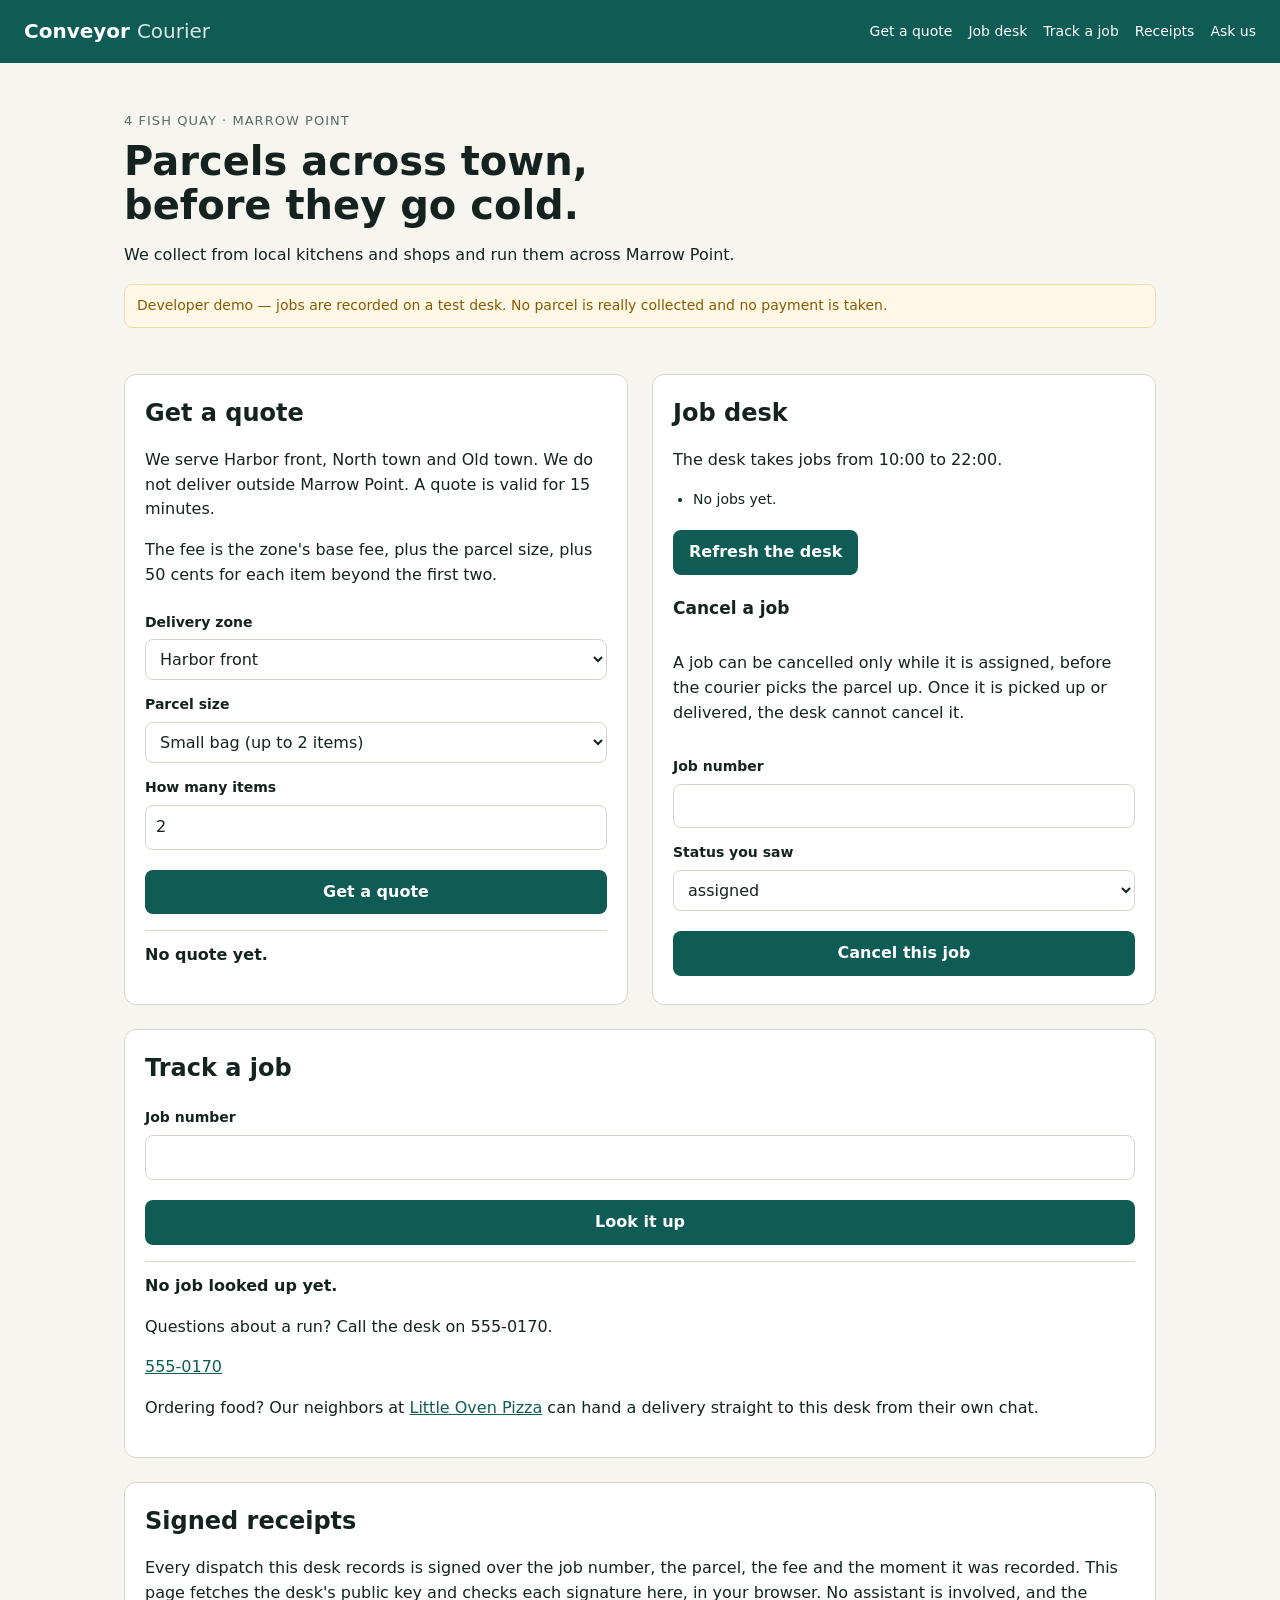
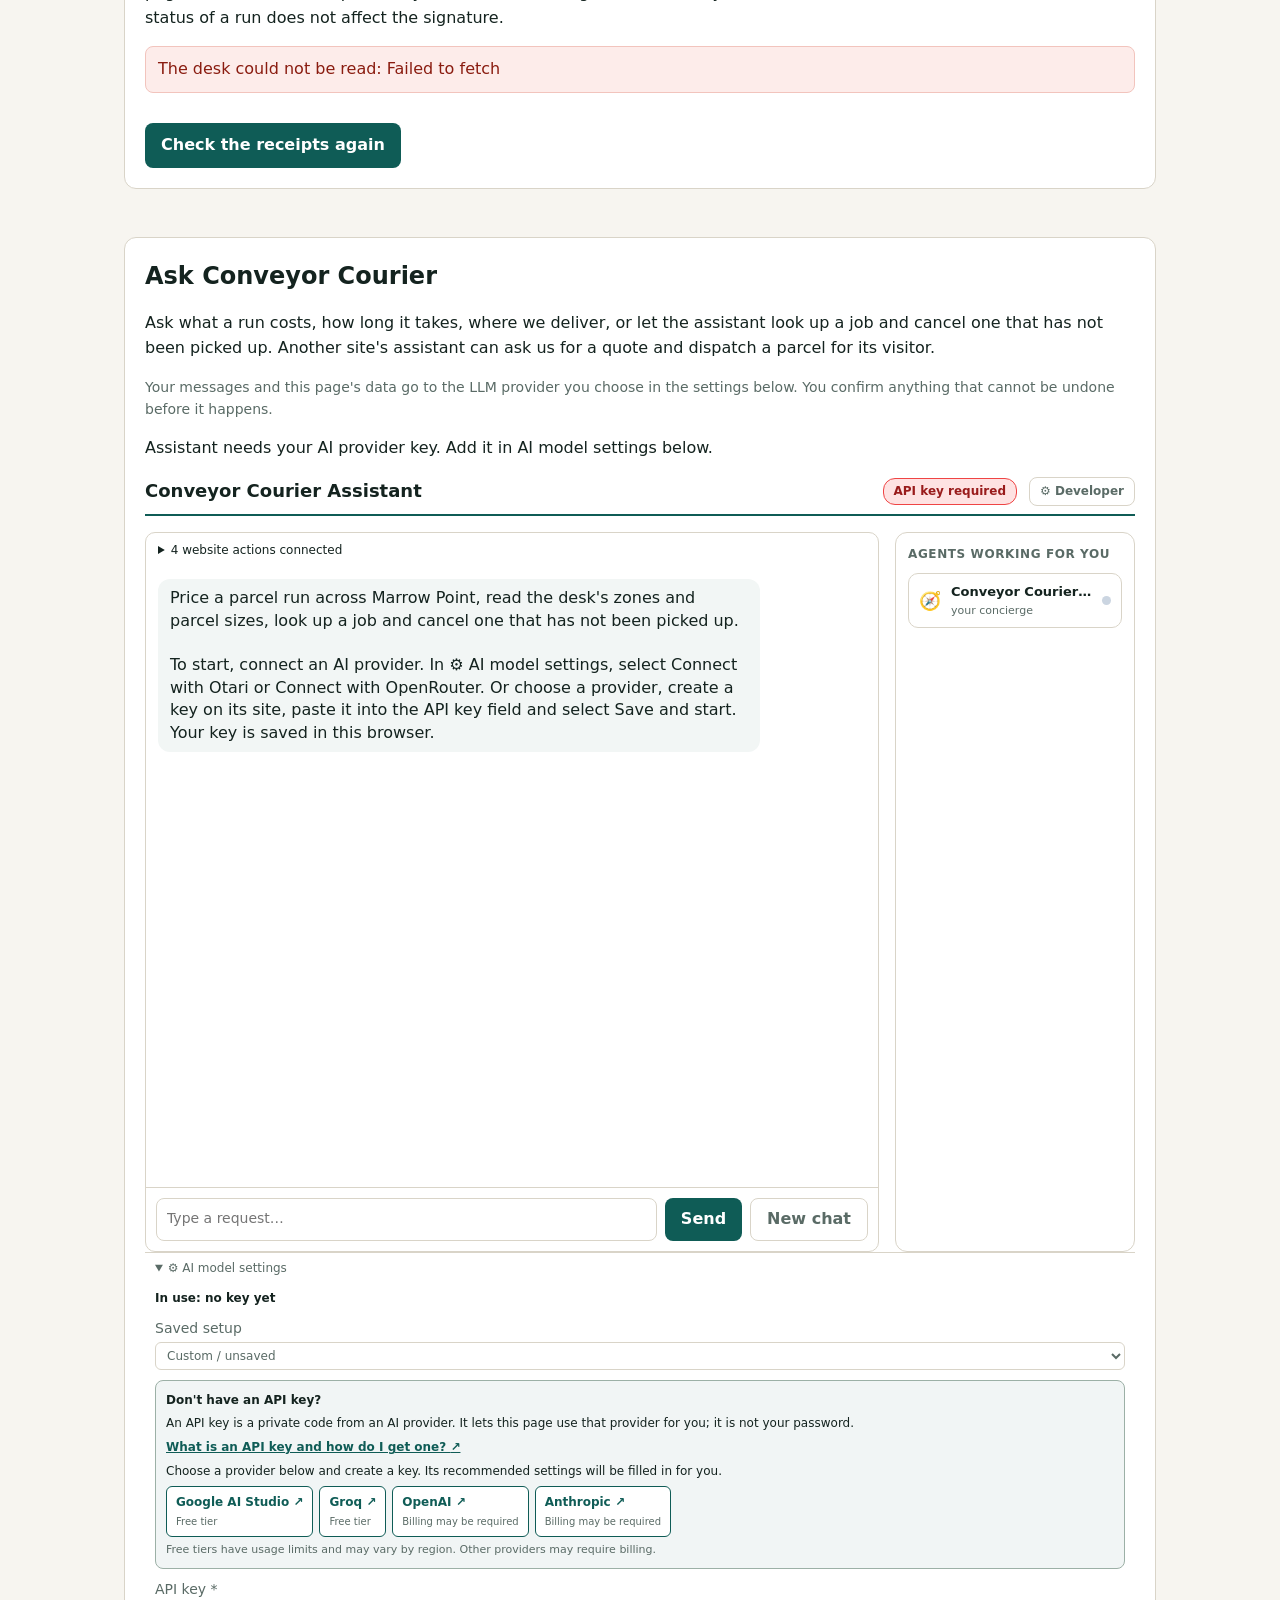
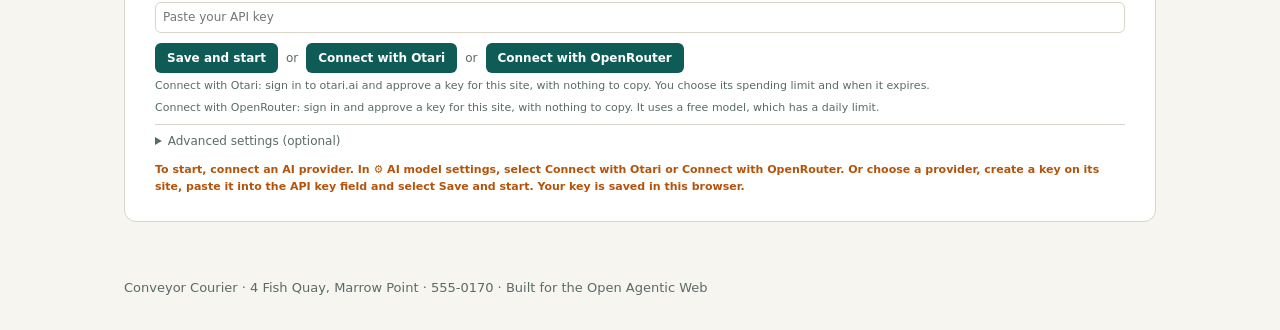
<file: courier-site/index.html>
<!doctype html>
<html lang="en">
  <head>
    <meta charset="utf-8">
    <meta name="viewport" content="width=device-width, initial-scale=1">
    <meta name="description" content="Conveyor Courier in Marrow Point: same-day parcel runs between local businesses, with quotes, a job desk, status lookup and an assistant.">
    <title>Conveyor Courier · Marrow Point</title>
    <link rel="stylesheet" href="styles.css">
    <link rel="stylesheet" href="receipt-ledger.css">
    <script type="module" src="script.js"></script>
    <script type="module" src="site.js"></script>
    <script type="module" src="receipt-page.js"></script>
  </head>
  <body>
    <header>
      <a class="brand" href="#">Conveyor <span>Courier</span></a>
      <nav aria-label="Main navigation"><a href="#quote">Get a quote</a><a href="#jobs">Job desk</a><a href="#lookup">Track a job</a><a href="#receipts">Receipts</a><a href="#assistant">Ask us</a></nav>
    </header>
    <main>
      <section class="intro" aria-labelledby="welcome">
        <p class="eyebrow">4 Fish Quay · Marrow Point</p>
        <h1 id="welcome">Parcels across town,<br>before they go cold.</h1>
        <p>We collect from local kitchens and shops and run them across Marrow Point.</p>
        <p id="demo-note" class="demo-note">Developer demo — jobs are recorded on a test desk. No parcel is really collected and no payment is taken.</p>
      </section>

      <div class="ordering-layout">
        <section id="quote" aria-labelledby="quote-heading">
          <h2 id="quote-heading">Get a quote</h2>
          <p id="service-note">We serve Harbor front, North town and Old town. We do not deliver outside Marrow Point. A quote is valid for 15 minutes.</p>
          <p id="fee-note">The fee is the zone's base fee, plus the parcel size, plus 50 cents for each item beyond the first two.</p>
          <form id="quote-form">
            <label for="drop-zone">Delivery zone</label>
            <select id="drop-zone" name="dropZone">
              <option value="harbor">Harbor front</option>
              <option value="north">North town</option>
              <option value="old_town">Old town</option>
              <option value="outside">Outside Marrow Point</option>
            </select>
            <label for="parcel-size">Parcel size</label>
            <select id="parcel-size" name="parcelSize">
              <option value="small">Small bag (up to 2 items)</option>
              <option value="medium">Medium box (up to 6 items)</option>
              <option value="large">Large crate (up to 12 items)</option>
            </select>
            <label for="item-count">How many items</label>
            <input id="item-count" name="itemCount" type="number" min="1" max="12" value="2">
            <button id="get-quote" type="submit">Get a quote</button>
          </form>
          <p id="quote-result" class="total" role="status">No quote yet.</p>
          <noscript>Please enable JavaScript to get a quote and use the job desk.</noscript>
        </section>

        <section id="jobs" class="cart" aria-labelledby="jobs-heading">
          <h2 id="jobs-heading">Job desk</h2>
          <p id="desk-hours">The desk takes jobs from 10:00 to 22:00.</p>
          <p id="desk-status" role="status"></p>
          <ul id="jobs-list" class="cart-items"><li>No jobs yet.</li></ul>
          <button id="refresh-jobs" type="button">Refresh the desk</button>
          <form id="cancel-form">
            <h3>Cancel a job</h3>
            <p id="cancel-rule">A job can be cancelled only while it is assigned, before the courier picks the parcel up. Once it is picked up or delivered, the desk cannot cancel it.</p>
            <label for="cancel-job-id">Job number</label>
            <input id="cancel-job-id" name="jobId" maxlength="60" autocomplete="off">
            <label for="cancel-status">Status you saw</label>
            <select id="cancel-status" name="expectedStatus">
              <option value="assigned">assigned</option>
              <option value="picked_up">picked_up</option>
              <option value="delivered">delivered</option>
              <option value="cancelled">cancelled</option>
            </select>
            <button id="cancel-job" type="submit">Cancel this job</button>
          </form>
        </section>
      </div>

      <section id="lookup" class="visit" aria-labelledby="lookup-heading">
        <h2 id="lookup-heading">Track a job</h2>
        <form id="lookup-form">
          <label for="lookup-job-id">Job number</label>
          <input id="lookup-job-id" name="jobId" maxlength="60" autocomplete="off">
          <button id="lookup-job" type="submit">Look it up</button>
        </form>
        <p id="job-result" class="total" role="status">No job looked up yet.</p>
        <p id="desk-error" class="demo-note" role="alert" hidden></p>
        <p id="contact-note">Questions about a run? Call the desk on 555-0170.</p>
        <p><a id="courier-contact" href="tel:555-0170">555-0170</a></p>
        <p id="partner-note">Ordering food? Our neighbors at
          <a id="pizza-link" href="http://127.0.0.1:8084/">Little Oven Pizza</a>
          can hand a delivery straight to this desk from their own chat.</p>
      </section>

      <section id="receipts" class="visit" aria-labelledby="receipts-heading">
        <h2 id="receipts-heading">Signed receipts</h2>
        <p id="receipts-note">Every dispatch this desk records is signed over the job number, the parcel, the fee and the moment it was recorded. This page fetches the desk's public key and checks each signature here, in your browser. No assistant is involved, and the status of a run does not affect the signature.</p>
        <div id="receipts-ledger"></div>
        <button id="refresh-receipts" type="button">Check the receipts again</button>
      </section>

      <section id="assistant" class="assistant" aria-labelledby="assistant-heading">
        <h2 id="assistant-heading">Ask Conveyor Courier</h2>
        <p>Ask what a run costs, how long it takes, where we deliver, or let the assistant look up a job and cancel one that has not been picked up. Another site's assistant can ask us for a quote and dispatch a parcel for its visitor.</p>
        <p class="assistant-note">Your messages and this page's data go to the LLM provider you choose in the settings below. You confirm anything that cannot be undone before it happens.</p>
        <p id="assistant-status" role="status">Connecting the assistant… If this message stays, the assistant could not load. You can still use the page directly.</p>
        <div id="agent-app">
          <div data-ns-slot="header"></div>
          <div class="assistant-panels">
            <div data-ns-slot="chat"></div>
            <div data-ns-slot="agents"></div>
          </div>
          <div data-ns-slot="settings"></div>
        </div>
      </section>
    </main>
    <footer>Conveyor Courier · 4 Fish Quay, Marrow Point · 555-0170 · Built for the Open Agentic Web</footer>
  </body>
</html>
</file>
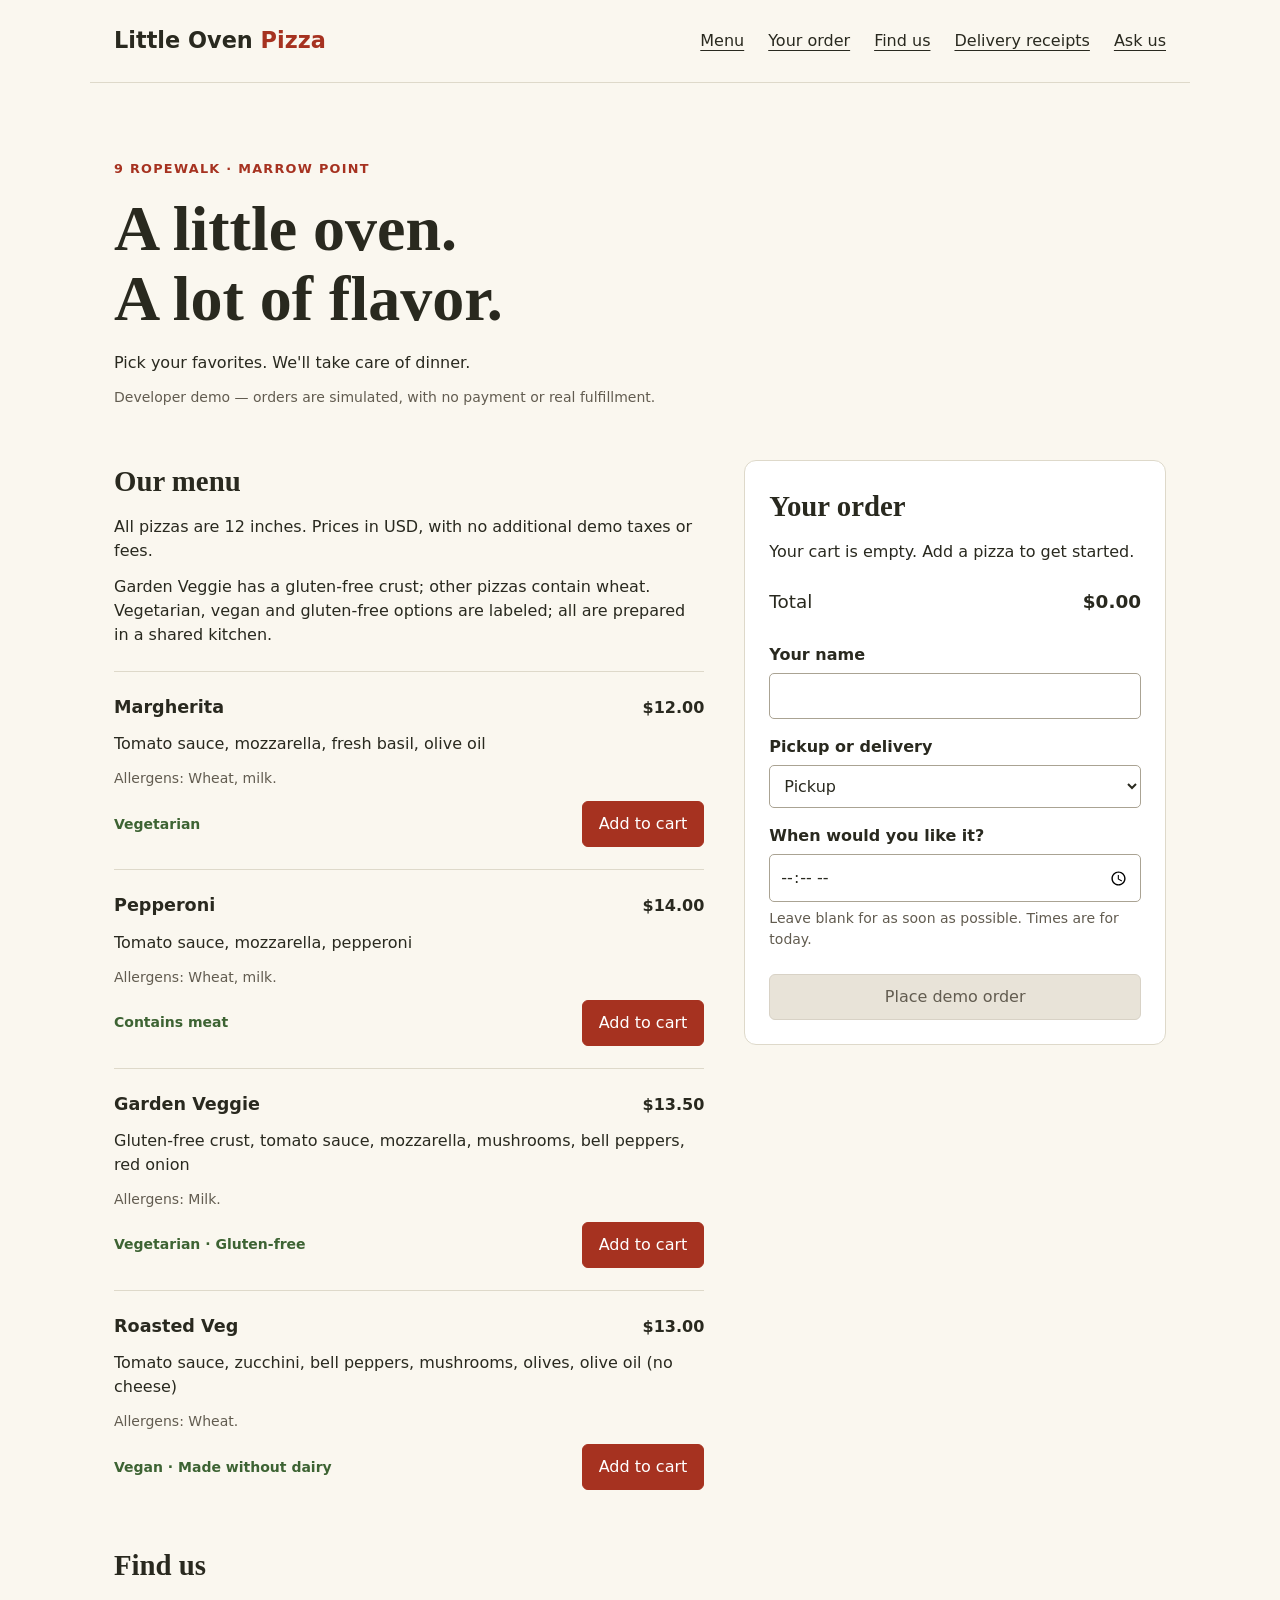
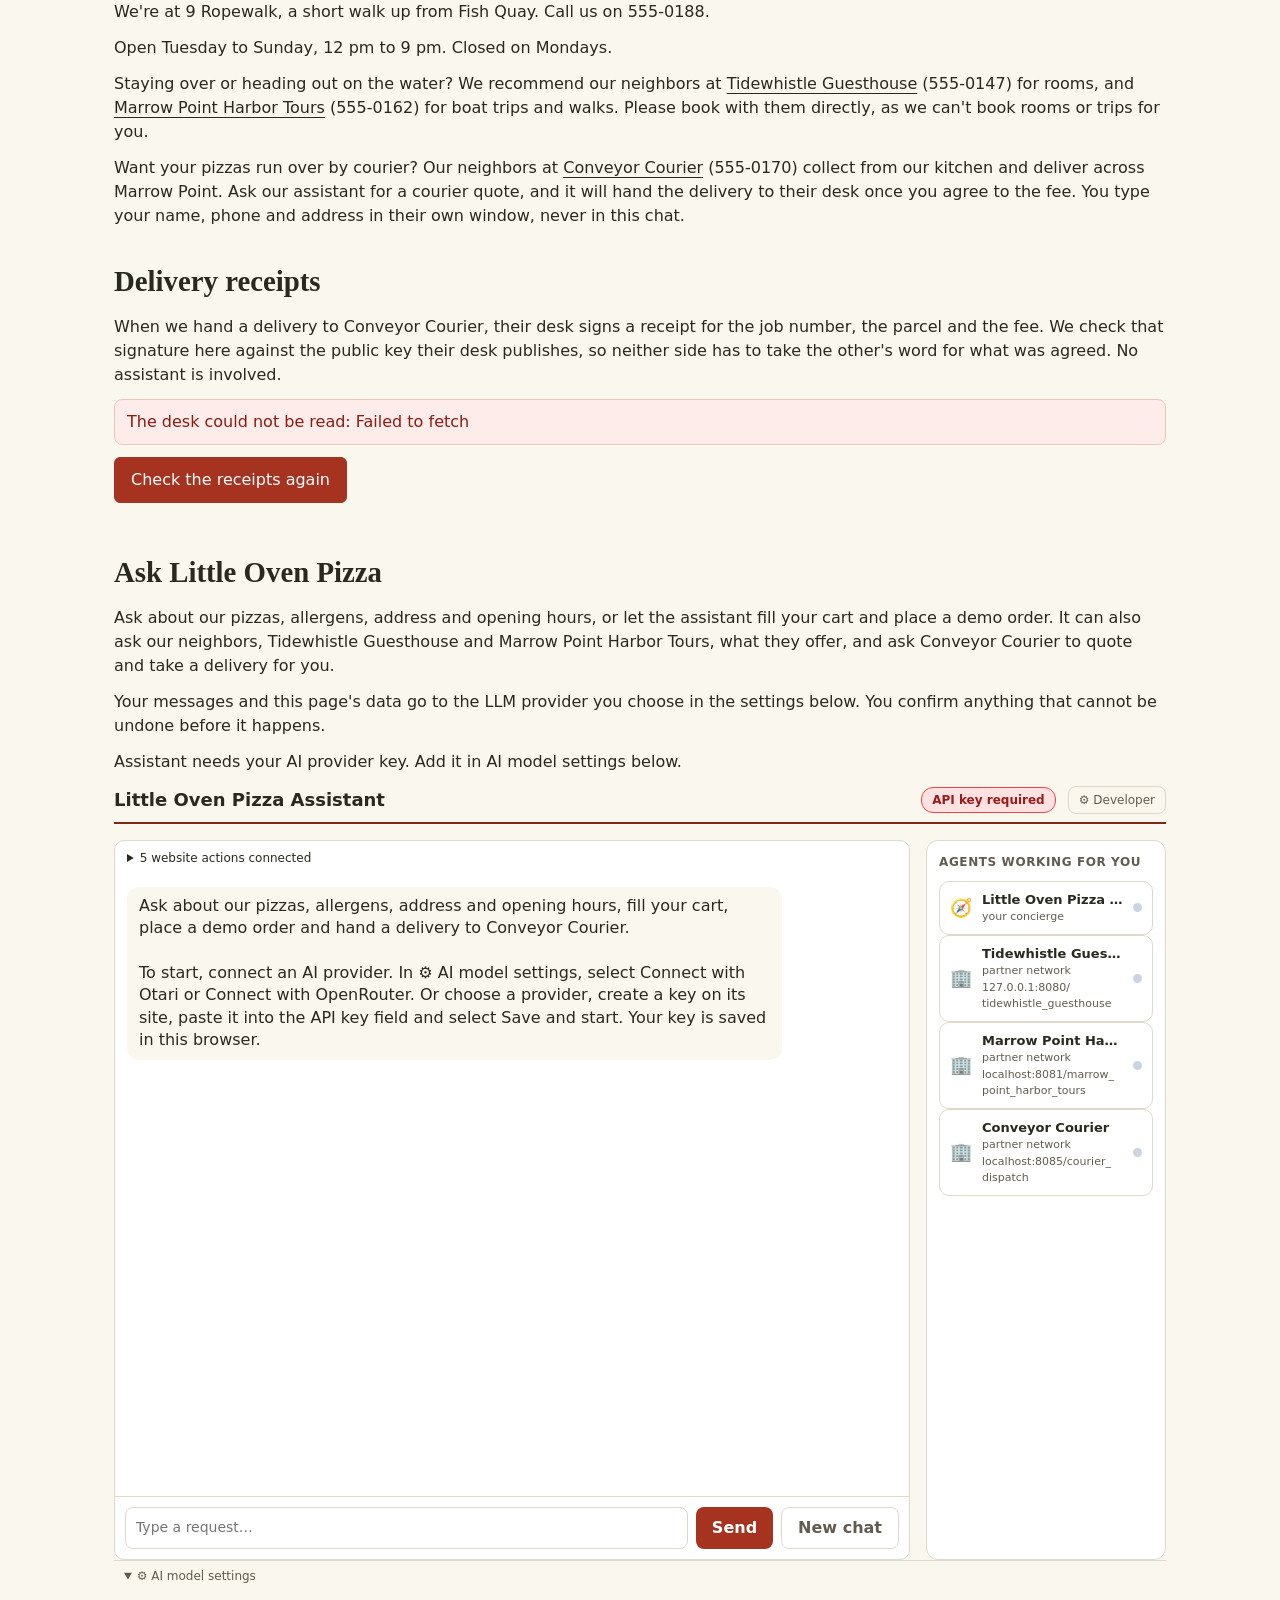
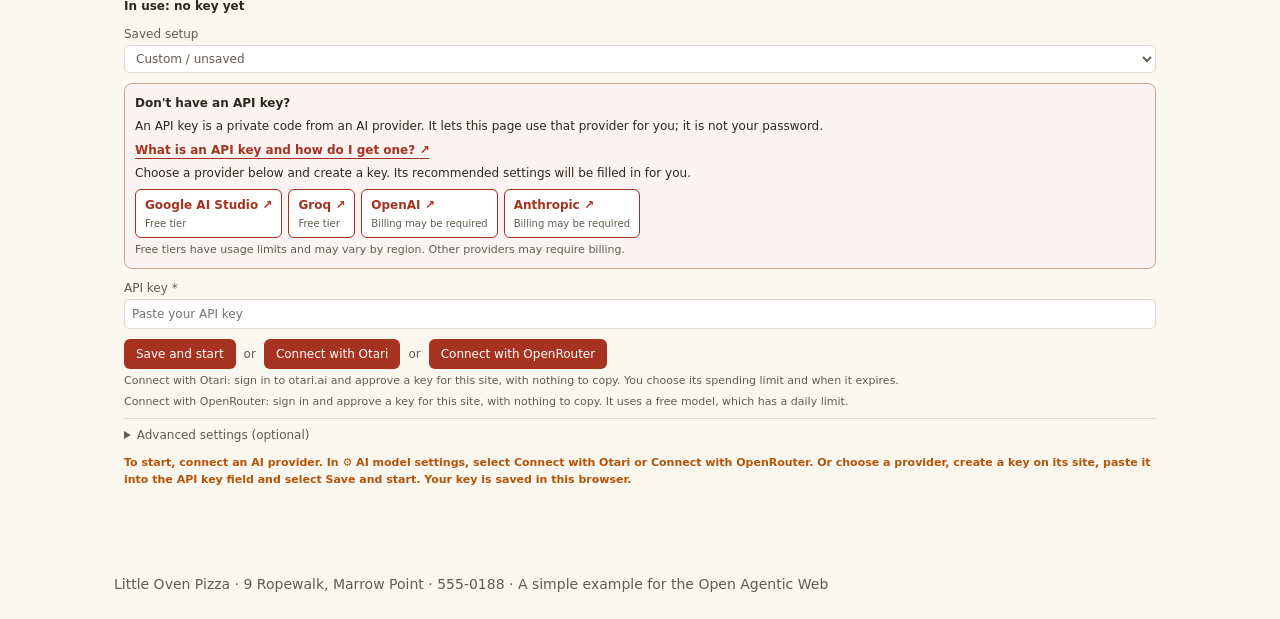
<file: pizza-site/index.html>
<!doctype html>
<html lang="en">
  <head>
    <meta charset="utf-8">
    <meta name="viewport" content="width=device-width, initial-scale=1">
    <meta name="description" content="Little Oven Pizza in Marrow Point: pizzas for pickup or delivery, with the menu, opening hours, a demo checkout and an assistant.">
    <title>Little Oven Pizza · Marrow Point</title>
    <link rel="stylesheet" href="styles.css">
    <link rel="stylesheet" href="receipt-ledger.css">
    <script type="module" src="script.js"></script>
    <script type="module" src="site.js"></script>
    <script type="module" src="receipt-page.js"></script>
  </head>
  <body>
    <header>
      <a class="brand" href="#">Little Oven <span>Pizza</span></a>
      <nav aria-label="Main navigation"><a href="#menu">Menu</a><a href="#cart">Your order</a><a href="#visit">Find us</a><a href="#receipts">Delivery receipts</a><a href="#assistant">Ask us</a></nav>
    </header>
    <main>
      <section class="intro" aria-labelledby="welcome">
        <p class="eyebrow">9 Ropewalk · Marrow Point</p>
        <h1 id="welcome">A little oven.<br>A lot of flavor.</h1>
        <p>Pick your favorites. We'll take care of dinner.</p>
        <p id="demo-note" class="demo-note">Developer demo — orders are simulated, with no payment or real fulfillment.</p>
      </section>
      <div class="ordering-layout">
        <section id="menu" aria-labelledby="menu-heading">
          <h2 id="menu-heading">Our menu</h2>
          <p id="menu-note">All pizzas are 12 inches. Prices in USD, with no additional demo taxes or fees.</p>
          <p id="kitchen-note">Garden Veggie has a gluten-free crust; other pizzas contain wheat. Vegetarian, vegan and gluten-free options are labeled; all are prepared in a shared kitchen.</p>
          <div id="menu-items" class="menu-items"></div>
          <noscript>Please enable JavaScript to view the menu and place a demo order.</noscript>
        </section>
        <section id="cart" class="cart" aria-labelledby="cart-heading">
          <h2 id="cart-heading">Your order</h2>
          <p id="empty-cart">Your cart is empty. Add a pizza to get started.</p>
          <ul id="cart-items" class="cart-items"></ul>
          <p class="total">Total <strong id="cart-total">$0.00</strong></p>
          <form id="checkout-form">
            <label for="customer-name">Your name</label>
            <input id="customer-name" name="customerName" autocomplete="name" required maxlength="80">
            <label for="fulfillment">Pickup or delivery</label>
            <select id="fulfillment" name="fulfillment">
              <option value="pickup">Pickup</option>
              <option id="delivery-option" value="delivery">Delivery (free in this demo)</option>
            </select>
            <div id="delivery-fields" hidden>
              <label for="address">Delivery address</label>
              <textarea id="address" name="address" autocomplete="street-address" rows="3" maxlength="300" disabled></textarea>
            </div>
            <label for="order-time">When would you like it?</label>
            <input id="order-time" name="orderTime" type="time">
            <small id="order-time-note">Leave blank for as soon as possible. Times are for today.</small>
            <button id="place-order" type="submit" disabled>Place demo order</button>
          </form>
        </section>
      </div>
      <p id="cart-status" class="visually-hidden" role="status"></p>
      <section id="confirmation" class="confirmation" aria-labelledby="confirmation-heading" tabindex="-1" hidden>
        <p class="eyebrow">Thanks for stopping by</p>
        <h2 id="confirmation-heading">Demo order received!</h2>
        <p id="order-summary"></p>
        <ul id="order-items"></ul>
        <p id="order-total"></p>
        <p>This confirmation is simulated. Refreshing the page clears it.</p>
      </section>
      <section id="delivery-mandate" class="confirmation" aria-live="polite" hidden></section>
      <section id="visit" class="visit" aria-labelledby="visit-heading">
        <h2 id="visit-heading">Find us</h2>
        <p id="visit-note">We're at 9 Ropewalk, a short walk up from Fish Quay. Call us on 555-0188.</p>
        <p id="opening-hours">Open Tuesday to Sunday, 12 pm to 9 pm. Closed on Mondays.</p>
        <p id="around-note">Staying over or heading out on the water? We recommend our neighbors at
          <a href="https://tidewhistle.example.com/">Tidewhistle Guesthouse</a> (555-0147) for rooms, and
          <a href="https://harbortours.example.com/">Marrow Point Harbor Tours</a> (555-0162) for boat trips and walks.
          Please book with them directly, as we can't book rooms or trips for you.</p>
        <p id="courier-note">Want your pizzas run over by courier? Our neighbors at
          <a href="http://localhost:8085/">Conveyor Courier</a> (555-0170) collect from our kitchen and deliver across Marrow Point.
          Ask our assistant for a courier quote, and it will hand the delivery to their desk once you agree to the fee. You type your name, phone and address in their own window, never in this chat.</p>
      </section>
      <section id="receipts" class="visit" aria-labelledby="receipts-heading">
        <h2 id="receipts-heading">Delivery receipts</h2>
        <p id="receipts-note">When we hand a delivery to Conveyor Courier, their desk signs a receipt for the job number, the parcel and the fee. We check that signature here against the public key their desk publishes, so neither side has to take the other's word for what was agreed. No assistant is involved.</p>
        <div id="receipts-ledger"></div>
        <button id="refresh-receipts" type="button">Check the receipts again</button>
      </section>
      <section id="assistant" class="assistant" aria-labelledby="assistant-heading">
        <h2 id="assistant-heading">Ask Little Oven Pizza</h2>
        <p>Ask about our pizzas, allergens, address and opening hours, or let the assistant fill your cart and place a demo order. It can also ask our neighbors, Tidewhistle Guesthouse and Marrow Point Harbor Tours, what they offer, and ask Conveyor Courier to quote and take a delivery for you.</p>
        <p class="assistant-note">Your messages and this page's data go to the LLM provider you choose in the settings below. You confirm anything that cannot be undone before it happens.</p>
        <p id="assistant-status" role="status">Connecting the assistant… If this message stays, the assistant could not load. You can still use the page directly.</p>
        <div id="agent-app">
          <div data-ns-slot="header"></div>
          <div class="assistant-panels">
            <div data-ns-slot="chat"></div>
            <div data-ns-slot="agents"></div>
          </div>
          <div data-ns-slot="settings"></div>
        </div>
      </section>
    </main>
    <footer>Little Oven Pizza · 9 Ropewalk, Marrow Point · 555-0188 · A simple example for the Open Agentic Web</footer>
  </body>
</html>
</file>
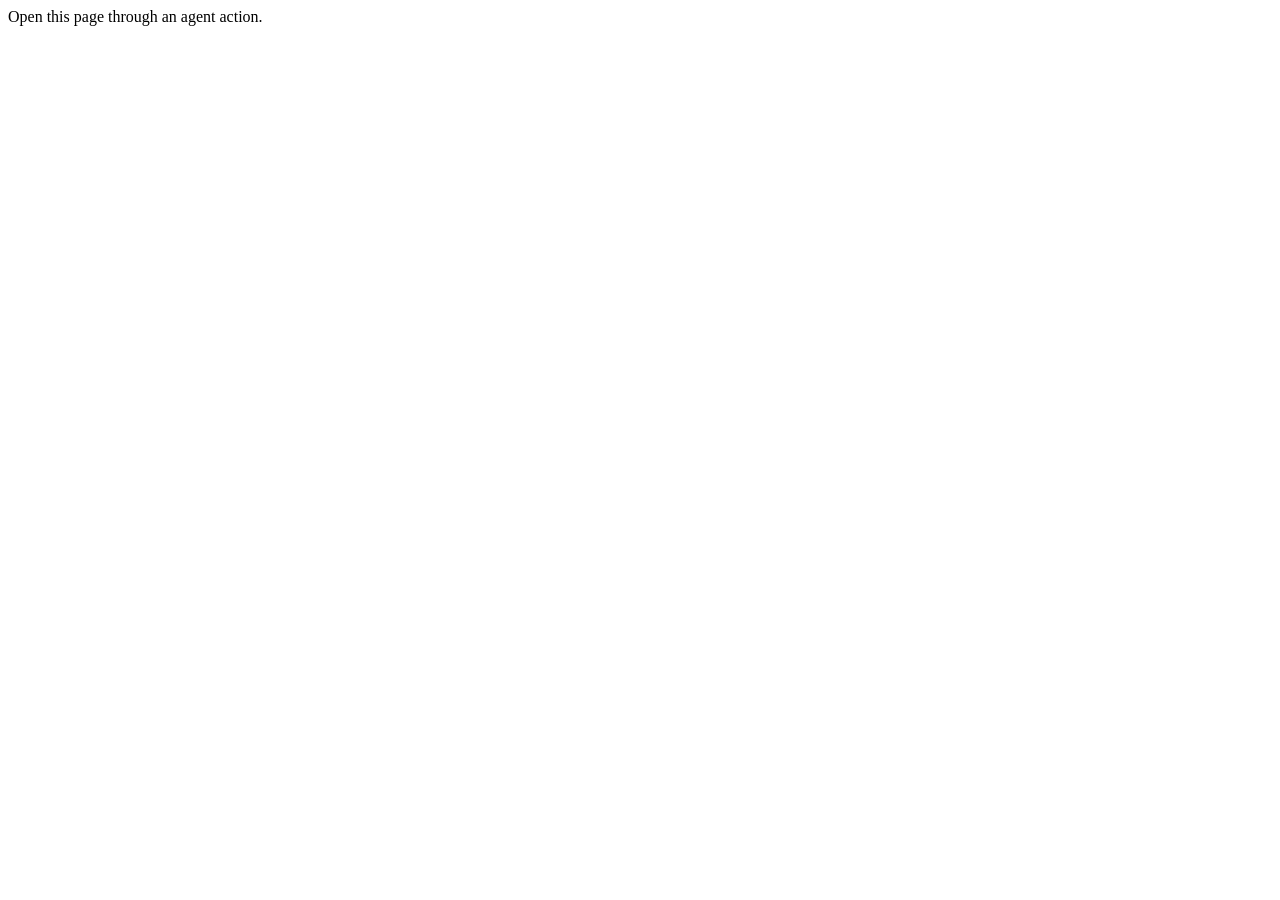
<file: courier-site/bridge/action-bridge.html>
<!doctype html>
<!--
  Action bridge, copied here by build_network.mjs. Do not edit it.
  Other agent sites load this page in a hidden frame before they run this site's network.
  It reads agent-manifest.json in this folder. That manifest names bridge-actions.js when
  this folder has it, and the page then shares the actions it registers with the callers
  they list. Otherwise it shares no actions and loads none of the site's own code.
  Do not block framing for this folder.
-->
<html lang="en">
  <head>
    <meta charset="utf-8">
    <meta name="robots" content="noindex">
    <title>Action bridge</title>
    <script type="module" src="../runtime/action-bridge.js"></script>
  </head>
  <body></body>
</html>
</file>
<file: courier-site/styles.css>
/* Conveyor Courier's own page styles, with the agentify-website assistant layout appended. */
:root {
  --ink: #14231f;
  --paper: #f7f5f0;
  --card: #ffffff;
  --line: #d9d4c8;
  --brand: #0f5c56;
  --muted: #5a6b66;
}

* { box-sizing: border-box; }

body {
  margin: 0;
  font-family: system-ui, sans-serif;
  color: var(--ink);
  background: var(--paper);
  line-height: 1.55;
}

header {
  display: flex;
  flex-wrap: wrap;
  align-items: center;
  justify-content: space-between;
  gap: 12px;
  padding: 16px 24px;
  background: var(--brand);
  color: #fff;
}

.brand { color: #fff; font-size: 20px; font-weight: 700; text-decoration: none; }
.brand span { font-weight: 400; opacity: 0.85; }
header nav { display: flex; flex-wrap: wrap; gap: 16px; }
header nav a { color: #fff; text-decoration: none; font-size: 14px; }
header nav a:hover { text-decoration: underline; }

main { max-width: 1080px; margin: 0 auto; padding: 24px; }

.intro { padding: 24px 0 8px; }
.eyebrow { margin: 0; color: var(--muted); font-size: 13px; letter-spacing: 0.08em; text-transform: uppercase; }
h1 { margin: 8px 0; font-size: 40px; line-height: 1.1; }
h2 { margin: 0 0 12px; font-size: 24px; }
h3 { margin: 20px 0 8px; font-size: 17px; }

.demo-note { color: #8a5a00; background: #fff8e6; border: 1px solid #f0dca8; border-radius: 8px; padding: 10px 12px; font-size: 14px; }

.ordering-layout { display: grid; grid-template-columns: minmax(0, 1fr) minmax(0, 1fr); gap: 24px; margin-top: 24px; }

section { background: var(--card); border: 1px solid var(--line); border-radius: 12px; padding: 20px; }
section.intro { background: transparent; border: 0; padding: 24px 0 8px; }

form { display: grid; gap: 6px; }
label { margin-top: 8px; font-weight: 600; font-size: 14px; }
input, select, textarea { width: 100%; padding: 9px 10px; border: 1px solid var(--line); border-radius: 8px; font: inherit; background: #fff; color: inherit; }
button { margin-top: 14px; padding: 10px 16px; border: 0; border-radius: 8px; background: var(--brand); color: #fff; font: inherit; font-weight: 600; cursor: pointer; }
button:hover { filter: brightness(1.1); }
button:disabled { opacity: 0.5; cursor: not-allowed; }

.total { margin-top: 16px; padding-top: 12px; border-top: 1px solid var(--line); font-weight: 600; }
.cart-items { margin: 12px 0 0; padding-left: 20px; }
.cart-items li { margin-bottom: 6px; font-size: 14px; }

.visit { margin-top: 24px; }
.visit a { color: var(--brand); }

.visually-hidden { position: absolute; width: 1px; height: 1px; overflow: hidden; clip: rect(0 0 0 0); white-space: nowrap; }

footer { max-width: 1080px; margin: 0 auto; padding: 32px 24px; color: var(--muted); font-size: 13px; }

@media (max-width: 760px) {
  .ordering-layout { grid-template-columns: 1fr; }
  h1 { font-size: 32px; }
}

/* Assistant layout, from the agentify-website skill, in the site's colors. */
.assistant { margin-top: 48px; }

/* The runtime reads these variables for its chat, settings and agent panels.
   White text sits on --ns-primary and --ns-accent, so both stay dark enough. */
#agent-app {
  --ns-font: system-ui, sans-serif;
  --ns-bg: #ffffff;
  --ns-fg: #14231f;
  --ns-primary: #0f5c56;
  --ns-accent: #0f5c56;
  --ns-border: #d9d4c8;
  --ns-panelbg: #ffffff;
  --ns-msgbg: #f2f6f5;
  --ns-muted: #5a6b66;
}

.assistant-note { color: var(--muted); font-size: 14px; }

.assistant-panels {
  display: grid;
  grid-template-columns: minmax(0, 1fr) 240px;
  gap: 16px;
  margin-top: 16px;
}

/* Set the height once the runtime has mounted the chat, so a failed load leaves no
   empty box. */
#agent-app.ns-composed-app [data-ns-slot="chat"] { height: 720px; }
/* The runtime gives the chat no background of its own. */
#agent-app .ns-chat { background: var(--ns-bg); }

/* Site-wide form rules often stretch the runtime's own controls. Undo them here. */
#agent-app input[type="checkbox"],
#agent-app input[type="radio"] { width: auto; }
#agent-app .ns-header { flex-wrap: wrap; }
#agent-app .ns-settings-body label { margin: 4px 0; font-weight: 400; }
#agent-app .ns-w-label { font-family: inherit; }
#agent-app .ns-widget label { margin: 0; }
#agent-app .ns-w-radio label,
#agent-app .ns-w-multi label,
#agent-app .ns-w-toggle { font-weight: 400; }
#agent-app .ns-w-toggle { font-size: 13px; }
/* The runtime spaces its buttons with gap. */
#agent-app button { margin: 0; }
#agent-app .ns-w-choice { color: var(--ns-fg); }
#agent-app .ns-devtoggle:not(.on):hover,
#agent-app .ns-modal-close:hover { background: transparent; }
#agent-app .ns-w-choice:disabled:hover { background: #fafbfc; }
#agent-app .ns-consent { background: #fffbeb; }
#agent-app .ns-msgs:has(.ns-consent-actions) > .ns-turn-status { display: none; }
#agent-app .ns-msg { overflow-wrap: break-word; }
#agent-app .ns-consent-actions { flex-wrap: wrap; }
#agent-app .ns-consent-actions button { white-space: nowrap; }

/* site.js and the runtime add their confirmation dialogs to <body>, outside #agent-app. */
body > dialog h2 { margin: 0 0 12px; font: 700 1.25em system-ui, sans-serif; }
body > dialog button { margin-right: 8px; }
.assistant-review { max-width: 640px; width: 85%; max-height: 85vh; overflow: auto; border: 1px solid #888; border-radius: 12px; padding: 24px; font: 16px system-ui, sans-serif; }
.assistant-review dl { display: grid; grid-template-columns: fit-content(40%) 1fr; gap: 4px 16px; margin: 12px 0; }
.assistant-review dt { font-weight: 600; }
.assistant-review dd { margin: 0; overflow-wrap: anywhere; }
.assistant-review details { margin: 12px 0; }
.assistant-review pre { white-space: pre-wrap; overflow-wrap: anywhere; }
.assistant-review .assistant-decline { background: transparent; color: inherit; border: 1px solid currentColor; }

@media (max-width: 760px) {
  .assistant-panels { grid-template-columns: 1fr; }
  .assistant-review dl { grid-template-columns: 1fr; gap: 0; }
  .assistant-review dd { margin-bottom: 8px; }
}
</file>
<file: courier-site/receipt-ledger.css>
/* The reconciliation ledger. Shared by both sites, byte for byte, so the two pages show
   the same verdicts the same way. Colours here are semantic, not brand: green means the
   signature matched, red means it did not, amber means the key is missing, grey means the
   receipt was never signed. Each site's own palette stays in its own stylesheet. */

.ledger-summary { font-weight: 600; }
.ledger-keys, .ledger-privacy, .ledger-note { font-size: .8125rem; opacity: .8; }
.ledger-error { color: #8a1c10; background: #fdecea; border: 1px solid #f2c4bd; border-radius: 8px; padding: 10px 12px; }

.ledger-table { width: 100%; border-collapse: collapse; font-size: .875rem; margin: 12px 0; }
.ledger-table th, .ledger-table td { text-align: left; vertical-align: top; padding: 8px 10px; border-bottom: 1px solid rgba(128, 128, 128, .3); }
.ledger-table th { font-size: .75rem; text-transform: uppercase; letter-spacing: .06em; opacity: .75; }
.ledger-table td:first-child { font-family: ui-monospace, SFMono-Regular, Menlo, monospace; font-size: .75rem; word-break: break-all; }
.ledger-table td:nth-child(5) { font-family: ui-monospace, SFMono-Regular, Menlo, monospace; font-size: .75rem; }

.ledger-verdict { display: block; }
.ledger-verified { color: #1c6b3a; }
.ledger-changed { color: #8a1c10; }
.ledger-no-key { color: #8a5a00; }
.ledger-unsigned { color: #5a5a52; }
.ledger-note { display: block; max-width: 26ch; }

.ledger-tamper { margin-top: 6px; font-size: .75rem; padding: 4px 8px; }
.ledger-tamper-result { display: block; margin-top: 6px; font-size: .75rem; color: #8a5a00; max-width: 26ch; }
</file>
<file: pizza-site/styles.css>
:root {
  color-scheme: light;
  font-family: system-ui, sans-serif;
  color: #29291f;
  background: #faf7ef;
  line-height: 1.5;
}
* { box-sizing: border-box; }
body { margin: 0; }
header, main, footer { max-width: 1100px; margin: auto; padding: 24px; }
header { display: flex; align-items: center; justify-content: space-between; gap: 24px; border-bottom: 1px solid #ded9ca; }
a { color: inherit; text-underline-offset: 4px; }
.brand { font-size: 1.4rem; font-weight: 800; text-decoration: none; }
.brand span { color: #a63220; }
nav { display: flex; gap: 24px; }
.intro { padding: 40px 0; }
.eyebrow { font-size: .8rem; font-weight: 700; text-transform: uppercase; letter-spacing: .1em; color: #a63220; }
h1 { font-family: Georgia, serif; font-size: clamp(2.5rem, 6vw, 4rem); line-height: 1.1; margin: 16px 0; }
h2 { font-family: Georgia, serif; font-size: 1.8rem; margin: 0 0 12px; }
h3 { margin: 0; font-size: 1.1rem; }
p { margin: 12px 0; }
.demo-note, small { color: #625c50; font-size: .875rem; }
.ordering-layout { display: grid; grid-template-columns: minmax(0, 1.4fr) minmax(0, 1fr); gap: 40px; align-items: start; }
.menu-items { margin-top: 24px; }
.menu-item { border-top: 1px solid #ded9ca; padding: 22px 0; }
.item-heading, .item-actions, .cart-line, .total { display: flex; justify-content: space-between; align-items: center; gap: 12px; }
.item-heading { align-items: baseline; }
.dietary { color: #3d6333; font-size: .875rem; font-weight: 600; }
button, input, select, textarea { font: inherit; }
button { border: 1px solid #a63220; border-radius: 6px; padding: 10px 16px; background: #a63220; color: white; cursor: pointer; }
button:hover { background: #822718; }
button:disabled { background: #e8e3d8; color: #625c50; border-color: #d8d2c6; cursor: default; }
:focus-visible { outline: 3px solid #216c99; outline-offset: 3px; }
.cart { padding: 24px; border: 1px solid #ded9ca; border-radius: 12px; background: white; }
.cart-items { list-style: none; margin: 0; padding: 0; }
.cart-items li { padding: 16px 0; border-bottom: 1px solid #ded9ca; }
.quantity-controls { display: flex; align-items: center; gap: 12px; margin-top: 10px; }
.quantity-controls button { padding: 6px 12px; min-width: 36px; }
.quantity-controls .remove { margin-left: auto; background: transparent; border: 0; color: #a63220; text-decoration: underline; }
.total { font-size: 1.15rem; padding: 12px 0; }
label { display: block; font-weight: 600; margin: 16px 0 6px; }
input, select, textarea { width: 100%; padding: 10px; border: 1px solid #aaa393; border-radius: 5px; background: white; color: inherit; }
textarea { resize: vertical; }
small { display: block; margin-top: 6px; }
#place-order { width: 100%; margin-top: 24px; }
.visit { margin-top: 32px; }
.confirmation { margin-top: 32px; padding: 24px; border: 1px solid #7e946e; border-radius: 12px; background: #eff4e9; overflow-wrap: anywhere; }
footer { margin-top: 32px; font-size: .875rem; color: #625c50; }
.visually-hidden { position: absolute; width: 1px; height: 1px; padding: 0; margin: -1px; overflow: hidden; clip-path: inset(50%); white-space: nowrap; }
[hidden] { display: none !important; }
@media (max-width: 720px) {
  header, main, footer { padding: 20px; }
  header { align-items: start; }
  nav { gap: 12px; flex-wrap: wrap; }
  .ordering-layout { grid-template-columns: 1fr; gap: 24px; }
  .intro { padding: 24px 0; }
}

/* Assistant layout, from the agentify-website skill, in the site's colors. */
.assistant { margin-top: 48px; }

/* The runtime reads these variables for its chat, settings and agent panels.
   The chat background below also uses --ns-bg. White text sits on --ns-primary (the
   visitor's messages, Send, and the chat form and settings buttons) and on --ns-accent
   (Send while a turn is steered), so both use the site's dark reds.
   --ns-accent also underlines the chat header. */
#agent-app {
  --ns-font: system-ui, sans-serif;
  --ns-bg: #ffffff;
  --ns-fg: #29291f;
  --ns-primary: #a63220;
  --ns-accent: #822718;
  --ns-border: #ded9ca;
  --ns-panelbg: #ffffff;
  --ns-msgbg: #faf7ef;
  --ns-muted: #625c50;
}

.assistant-panels {
  display: grid;
  grid-template-columns: minmax(0, 1fr) 240px;
  gap: 16px;
  margin-top: 16px;
}

/* Set the height once the runtime has mounted the chat, so a failed load leaves no
   empty box. */
#agent-app.ns-composed-app [data-ns-slot="chat"] { height: 720px; }
/* The runtime gives the chat no background of its own. Keep --ns-msgbg different from
   --ns-bg, or bot replies lose their bubble. */
#agent-app .ns-chat { background: var(--ns-bg); }

/* Site-wide form rules often stretch the runtime's own controls. Undo them here. */
#agent-app input[type="checkbox"],
#agent-app input[type="radio"] { width: auto; }
#agent-app .ns-header { flex-wrap: wrap; }
/* Site label rules add margins and bold text, and the inputs inside the labels inherit
   the weight. */
#agent-app .ns-settings-body label { margin: 4px 0; font-weight: 400; }
/* Chat forms label radio groups with a legend, so site legend fonts would reach them. */
#agent-app .ns-w-label { font-family: inherit; }
/* Site label rules add margins to chat form fields and make their options bold. */
#agent-app .ns-widget label { margin: 0; }
#agent-app .ns-w-radio label,
#agent-app .ns-w-multi label,
#agent-app .ns-w-toggle { font-weight: 400; }
/* The runtime sizes radio and multi-choice options but not the checkbox label. */
#agent-app .ns-w-toggle { font-size: 13px; }
/* The runtime spaces its buttons with gap. A site's button margin pushes Send below the input. */
#agent-app button { margin: 0; }
/* Chat choices are buttons with a light background. A site's button color can hide their
   titles. */
#agent-app .ns-w-choice { color: var(--ns-fg); }
/* A site's button:hover background also reaches the runtime's plain buttons, behind
   their dark text. Keep the runtime's own backgrounds. */
#agent-app .ns-devtoggle:not(.on):hover,
#agent-app .ns-modal-close:hover { background: transparent; }
#agent-app .ns-w-choice:disabled:hover { background: #fafbfc; }
/* The runtime's message rule hides the partner consent card's own background, and its
   Decline label then has too little contrast. */
#agent-app .ns-consent { background: #fffbeb; }
/* While a consent card waits, the status line above it already says "Contacting", though
   nothing has been sent. Hide it until the visitor answers. */
#agent-app .ns-msgs:has(.ns-consent-actions) > .ns-turn-status { display: none; }
/* Long links in a reply would run out of the bubble on a phone. "anywhere" would also
   let the consent card's buttons shrink and split their labels. */
#agent-app .ns-msg { overflow-wrap: break-word; }
/* On a phone the consent card is too narrow for its three buttons in one row, and
   "Always allow" breaks onto two lines. Keep each label whole and wrap the row. */
#agent-app .ns-consent-actions { flex-wrap: wrap; }
#agent-app .ns-consent-actions button { white-space: nowrap; }

/* site.js and the runtime add their confirmation dialogs to <body>, outside #agent-app.
   Site h2 rules reach the heading, and the two buttons touch. A right margin keeps
   wrapped buttons lined up on the left. */
body > dialog h2 { margin: 0 0 12px; font: 700 1.25em system-ui, sans-serif; }
body > dialog button { margin-right: 8px; }
/* site.js's dialog: the details in two columns, and a plain decline button, so the two
   choices do not look the same. */
.assistant-review { max-width: 640px; width: 85%; max-height: 85vh; overflow: auto; border: 1px solid #888; border-radius: 12px; padding: 24px; font: 16px system-ui, sans-serif; }
.assistant-review dl { display: grid; grid-template-columns: fit-content(40%) 1fr; gap: 4px 16px; margin: 12px 0; }
.assistant-review dt { font-weight: 600; }
.assistant-review dd { margin: 0; overflow-wrap: anywhere; }
.assistant-review details { margin: 12px 0; }
.assistant-review pre { white-space: pre-wrap; overflow-wrap: anywhere; }
.assistant-review .assistant-decline { background: transparent; color: inherit; border: 1px solid currentColor; }

@media (max-width: 760px) {
  .assistant-panels { grid-template-columns: 1fr; }
  /* On a phone, each detail goes under its label, so a long address is not split. */
  .assistant-review dl { grid-template-columns: 1fr; gap: 0; }
  .assistant-review dd { margin-bottom: 8px; }
}
</file>
<file: pizza-site/receipt-ledger.css>
/* The reconciliation ledger. Shared by both sites, byte for byte, so the two pages show
   the same verdicts the same way. Colours here are semantic, not brand: green means the
   signature matched, red means it did not, amber means the key is missing, grey means the
   receipt was never signed. Each site's own palette stays in its own stylesheet. */

.ledger-summary { font-weight: 600; }
.ledger-keys, .ledger-privacy, .ledger-note { font-size: .8125rem; opacity: .8; }
.ledger-error { color: #8a1c10; background: #fdecea; border: 1px solid #f2c4bd; border-radius: 8px; padding: 10px 12px; }

.ledger-table { width: 100%; border-collapse: collapse; font-size: .875rem; margin: 12px 0; }
.ledger-table th, .ledger-table td { text-align: left; vertical-align: top; padding: 8px 10px; border-bottom: 1px solid rgba(128, 128, 128, .3); }
.ledger-table th { font-size: .75rem; text-transform: uppercase; letter-spacing: .06em; opacity: .75; }
.ledger-table td:first-child { font-family: ui-monospace, SFMono-Regular, Menlo, monospace; font-size: .75rem; word-break: break-all; }
.ledger-table td:nth-child(5) { font-family: ui-monospace, SFMono-Regular, Menlo, monospace; font-size: .75rem; }

.ledger-verdict { display: block; }
.ledger-verified { color: #1c6b3a; }
.ledger-changed { color: #8a1c10; }
.ledger-no-key { color: #8a5a00; }
.ledger-unsigned { color: #5a5a52; }
.ledger-note { display: block; max-width: 26ch; }

.ledger-tamper { margin-top: 6px; font-size: .75rem; padding: 4px 8px; }
.ledger-tamper-result { display: block; margin-top: 6px; font-size: .75rem; color: #8a5a00; max-width: 26ch; }
</file>
